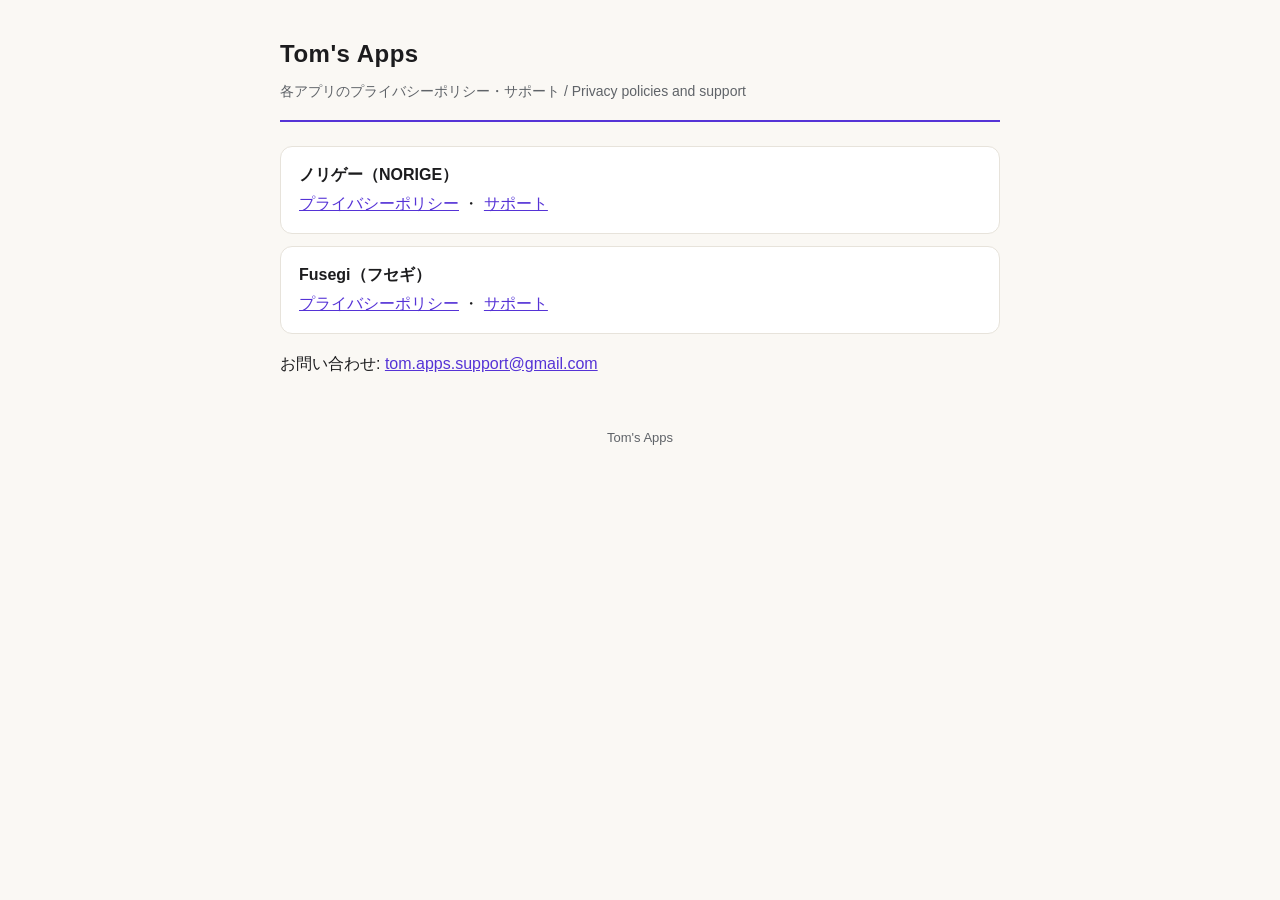
<file: index.html>
<!doctype html>
<html lang="ja">
<head>
<meta charset="UTF-8">
<meta name="viewport" content="width=device-width, initial-scale=1.0">
<title>Tom's Apps 規約・サポート</title>
<link rel="stylesheet" href="assets/style.css">
</head>
<body>
<div class="wrap">
  <header>
    <h1>Tom's Apps</h1>
    <div class="sub">各アプリのプライバシーポリシー・サポート / Privacy policies and support</div>
  </header>
  <ul class="apps">
    <li><b>ノリゲー（NORIGE）</b><a href="norige/privacy.html">プライバシーポリシー</a> ・ <a href="norige/support.html">サポート</a></li>
    <li><b>Fusegi（フセギ）</b><a href="https://tomoya7001.github.io/fusegi-legal/">プライバシーポリシー</a> ・ <a href="https://tomoya7001.github.io/fusegi-legal/support.html">サポート</a></li>
  </ul>
  <p>お問い合わせ: <a href="mailto:tom.apps.support@gmail.com">tom.apps.support@gmail.com</a></p>
  <footer>Tom's Apps</footer>
</div>
</body>
</html>
</file>
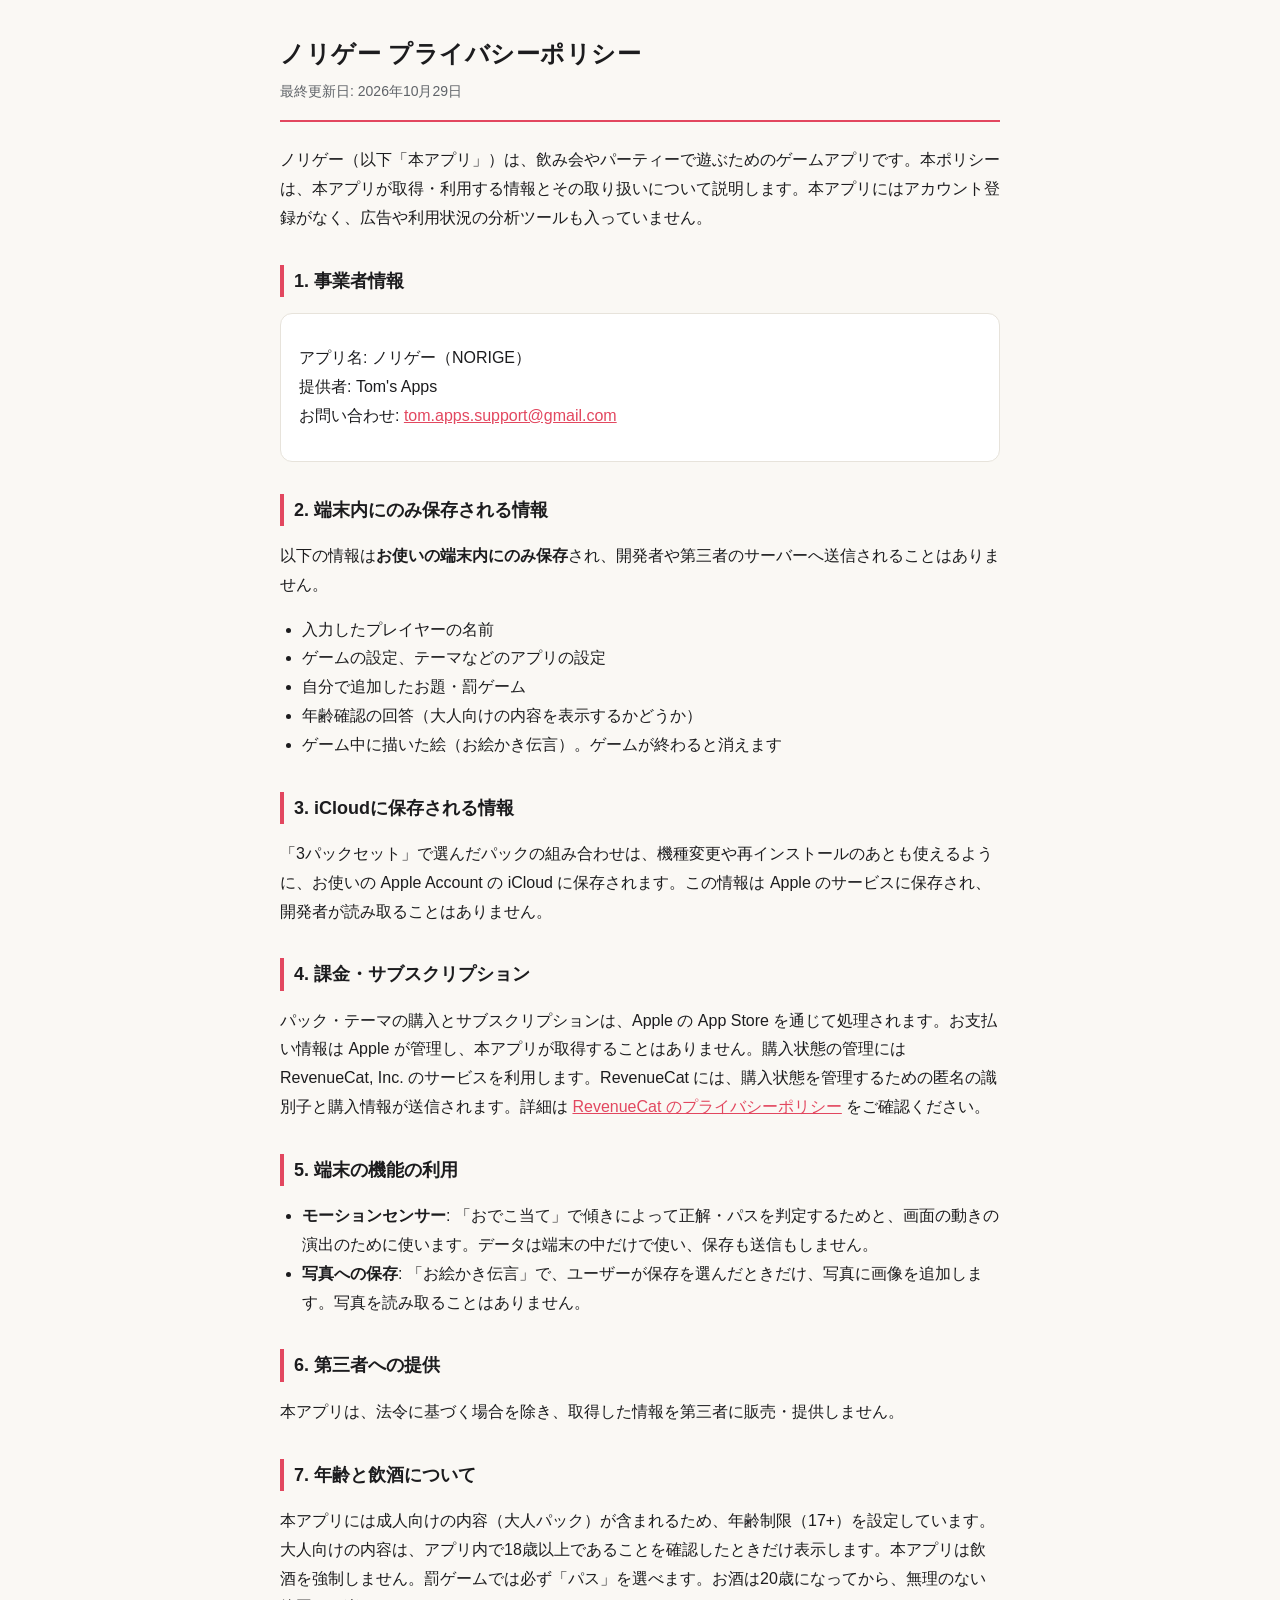
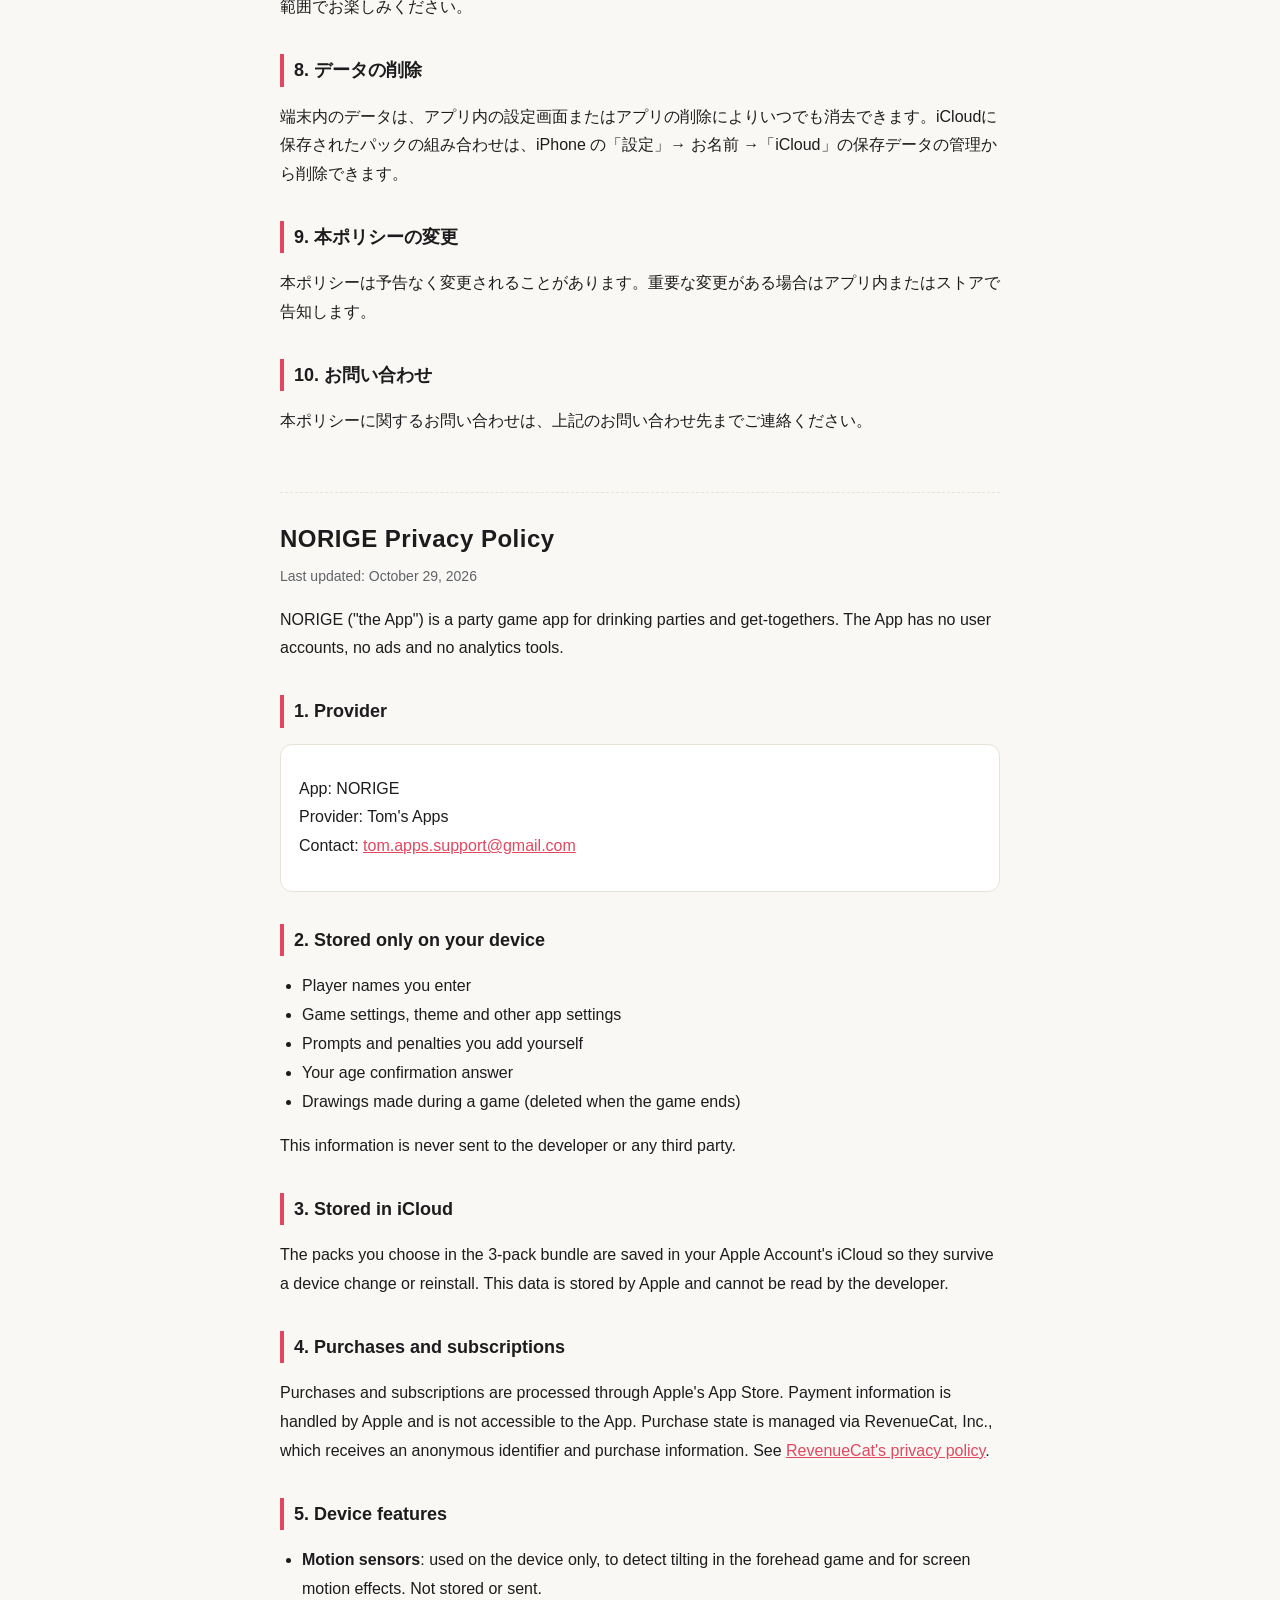
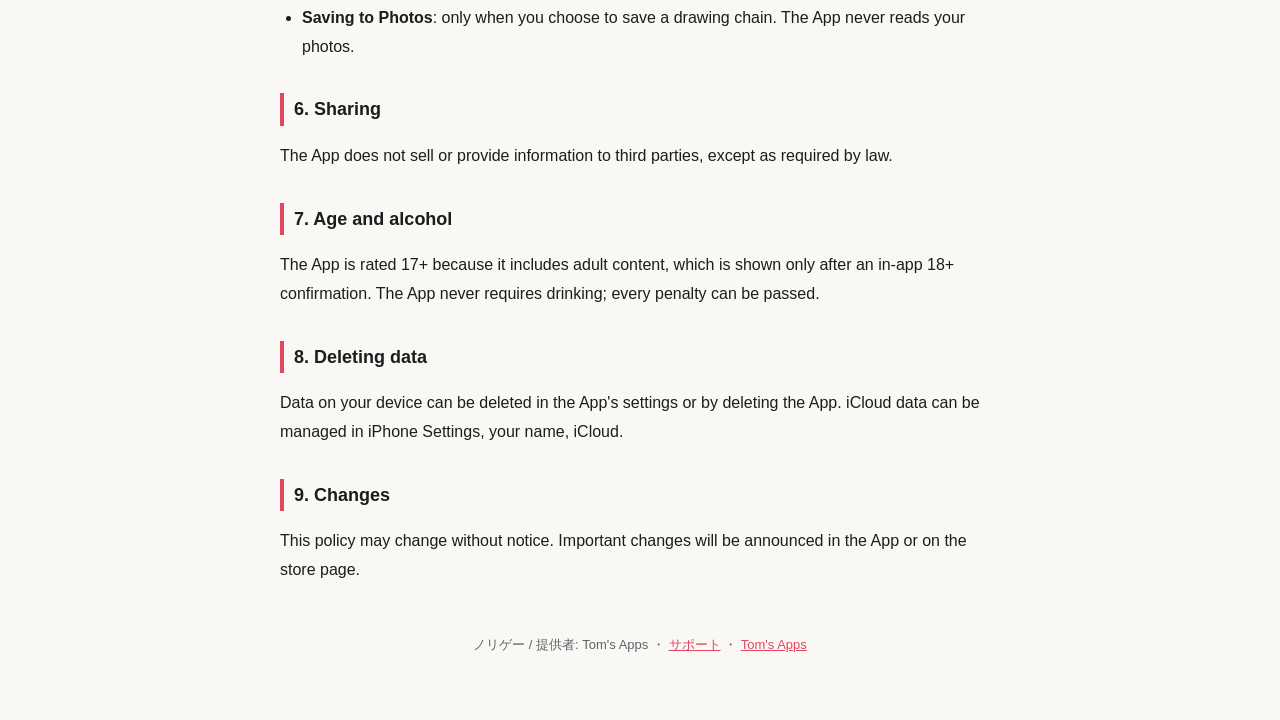
<file: norige/privacy.html>
<!doctype html>
<html lang="ja">
<head>
<meta charset="UTF-8">
<meta name="viewport" content="width=device-width, initial-scale=1.0">
<title>ノリゲー プライバシーポリシー / Privacy Policy</title>
<link rel="stylesheet" href="../assets/style.css">
</head>
<body style="--brand:#E2475F">
<div class="wrap">
  <header>
    <h1>ノリゲー プライバシーポリシー</h1>
    <div class="sub">最終更新日: 2026年10月29日</div>
  </header>

  <p>ノリゲー（以下「本アプリ」）は、飲み会やパーティーで遊ぶためのゲームアプリです。本ポリシーは、本アプリが取得・利用する情報とその取り扱いについて説明します。本アプリにはアカウント登録がなく、広告や利用状況の分析ツールも入っていません。</p>

  <h2>1. 事業者情報</h2>
  <div class="card">
    <p>アプリ名: ノリゲー（NORIGE）<br>
    提供者: Tom's Apps<br>
    お問い合わせ: <a href="mailto:tom.apps.support@gmail.com">tom.apps.support@gmail.com</a></p>
  </div>

  <h2>2. 端末内にのみ保存される情報</h2>
  <p>以下の情報は<strong>お使いの端末内にのみ保存</strong>され、開発者や第三者のサーバーへ送信されることはありません。</p>
  <ul>
    <li>入力したプレイヤーの名前</li>
    <li>ゲームの設定、テーマなどのアプリの設定</li>
    <li>自分で追加したお題・罰ゲーム</li>
    <li>年齢確認の回答（大人向けの内容を表示するかどうか）</li>
    <li>ゲーム中に描いた絵（お絵かき伝言）。ゲームが終わると消えます</li>
  </ul>

  <h2>3. iCloudに保存される情報</h2>
  <p>「3パックセット」で選んだパックの組み合わせは、機種変更や再インストールのあとも使えるように、お使いの Apple Account の iCloud に保存されます。この情報は Apple のサービスに保存され、開発者が読み取ることはありません。</p>

  <h2>4. 課金・サブスクリプション</h2>
  <p>パック・テーマの購入とサブスクリプションは、Apple の App Store を通じて処理されます。お支払い情報は Apple が管理し、本アプリが取得することはありません。購入状態の管理には RevenueCat, Inc. のサービスを利用します。RevenueCat には、購入状態を管理するための匿名の識別子と購入情報が送信されます。詳細は <a href="https://www.revenuecat.com/privacy">RevenueCat のプライバシーポリシー</a> をご確認ください。</p>

  <h2>5. 端末の機能の利用</h2>
  <ul>
    <li><strong>モーションセンサー</strong>: 「おでこ当て」で傾きによって正解・パスを判定するためと、画面の動きの演出のために使います。データは端末の中だけで使い、保存も送信もしません。</li>
    <li><strong>写真への保存</strong>: 「お絵かき伝言」で、ユーザーが保存を選んだときだけ、写真に画像を追加します。写真を読み取ることはありません。</li>
  </ul>

  <h2>6. 第三者への提供</h2>
  <p>本アプリは、法令に基づく場合を除き、取得した情報を第三者に販売・提供しません。</p>

  <h2>7. 年齢と飲酒について</h2>
  <p>本アプリには成人向けの内容（大人パック）が含まれるため、年齢制限（17+）を設定しています。大人向けの内容は、アプリ内で18歳以上であることを確認したときだけ表示します。本アプリは飲酒を強制しません。罰ゲームでは必ず「パス」を選べます。お酒は20歳になってから、無理のない範囲でお楽しみください。</p>

  <h2>8. データの削除</h2>
  <p>端末内のデータは、アプリ内の設定画面またはアプリの削除によりいつでも消去できます。iCloudに保存されたパックの組み合わせは、iPhone の「設定」→ お名前 →「iCloud」の保存データの管理から削除できます。</p>

  <h2>9. 本ポリシーの変更</h2>
  <p>本ポリシーは予告なく変更されることがあります。重要な変更がある場合はアプリ内またはストアで告知します。</p>

  <h2>10. お問い合わせ</h2>
  <p>本ポリシーに関するお問い合わせは、上記のお問い合わせ先までご連絡ください。</p>

  <div class="en">
    <h1>NORIGE Privacy Policy</h1>
    <div class="sub">Last updated: October 29, 2026</div>
    <p>NORIGE ("the App") is a party game app for drinking parties and get-togethers. The App has no user accounts, no ads and no analytics tools.</p>
    <h2>1. Provider</h2>
    <div class="card"><p>App: NORIGE<br>Provider: Tom's Apps<br>Contact: <a href="mailto:tom.apps.support@gmail.com">tom.apps.support@gmail.com</a></p></div>
    <h2>2. Stored only on your device</h2>
    <ul>
      <li>Player names you enter</li>
      <li>Game settings, theme and other app settings</li>
      <li>Prompts and penalties you add yourself</li>
      <li>Your age confirmation answer</li>
      <li>Drawings made during a game (deleted when the game ends)</li>
    </ul>
    <p>This information is never sent to the developer or any third party.</p>
    <h2>3. Stored in iCloud</h2>
    <p>The packs you choose in the 3-pack bundle are saved in your Apple Account's iCloud so they survive a device change or reinstall. This data is stored by Apple and cannot be read by the developer.</p>
    <h2>4. Purchases and subscriptions</h2>
    <p>Purchases and subscriptions are processed through Apple's App Store. Payment information is handled by Apple and is not accessible to the App. Purchase state is managed via RevenueCat, Inc., which receives an anonymous identifier and purchase information. See <a href="https://www.revenuecat.com/privacy">RevenueCat's privacy policy</a>.</p>
    <h2>5. Device features</h2>
    <ul>
      <li><strong>Motion sensors</strong>: used on the device only, to detect tilting in the forehead game and for screen motion effects. Not stored or sent.</li>
      <li><strong>Saving to Photos</strong>: only when you choose to save a drawing chain. The App never reads your photos.</li>
    </ul>
    <h2>6. Sharing</h2>
    <p>The App does not sell or provide information to third parties, except as required by law.</p>
    <h2>7. Age and alcohol</h2>
    <p>The App is rated 17+ because it includes adult content, which is shown only after an in-app 18+ confirmation. The App never requires drinking; every penalty can be passed.</p>
    <h2>8. Deleting data</h2>
    <p>Data on your device can be deleted in the App's settings or by deleting the App. iCloud data can be managed in iPhone Settings, your name, iCloud.</p>
    <h2>9. Changes</h2>
    <p>This policy may change without notice. Important changes will be announced in the App or on the store page.</p>
  </div>
  <footer>ノリゲー / 提供者: Tom's Apps ・ <a href="support.html">サポート</a> ・ <a href="../index.html">Tom's Apps</a></footer>
</div>
</body>
</html>
</file>
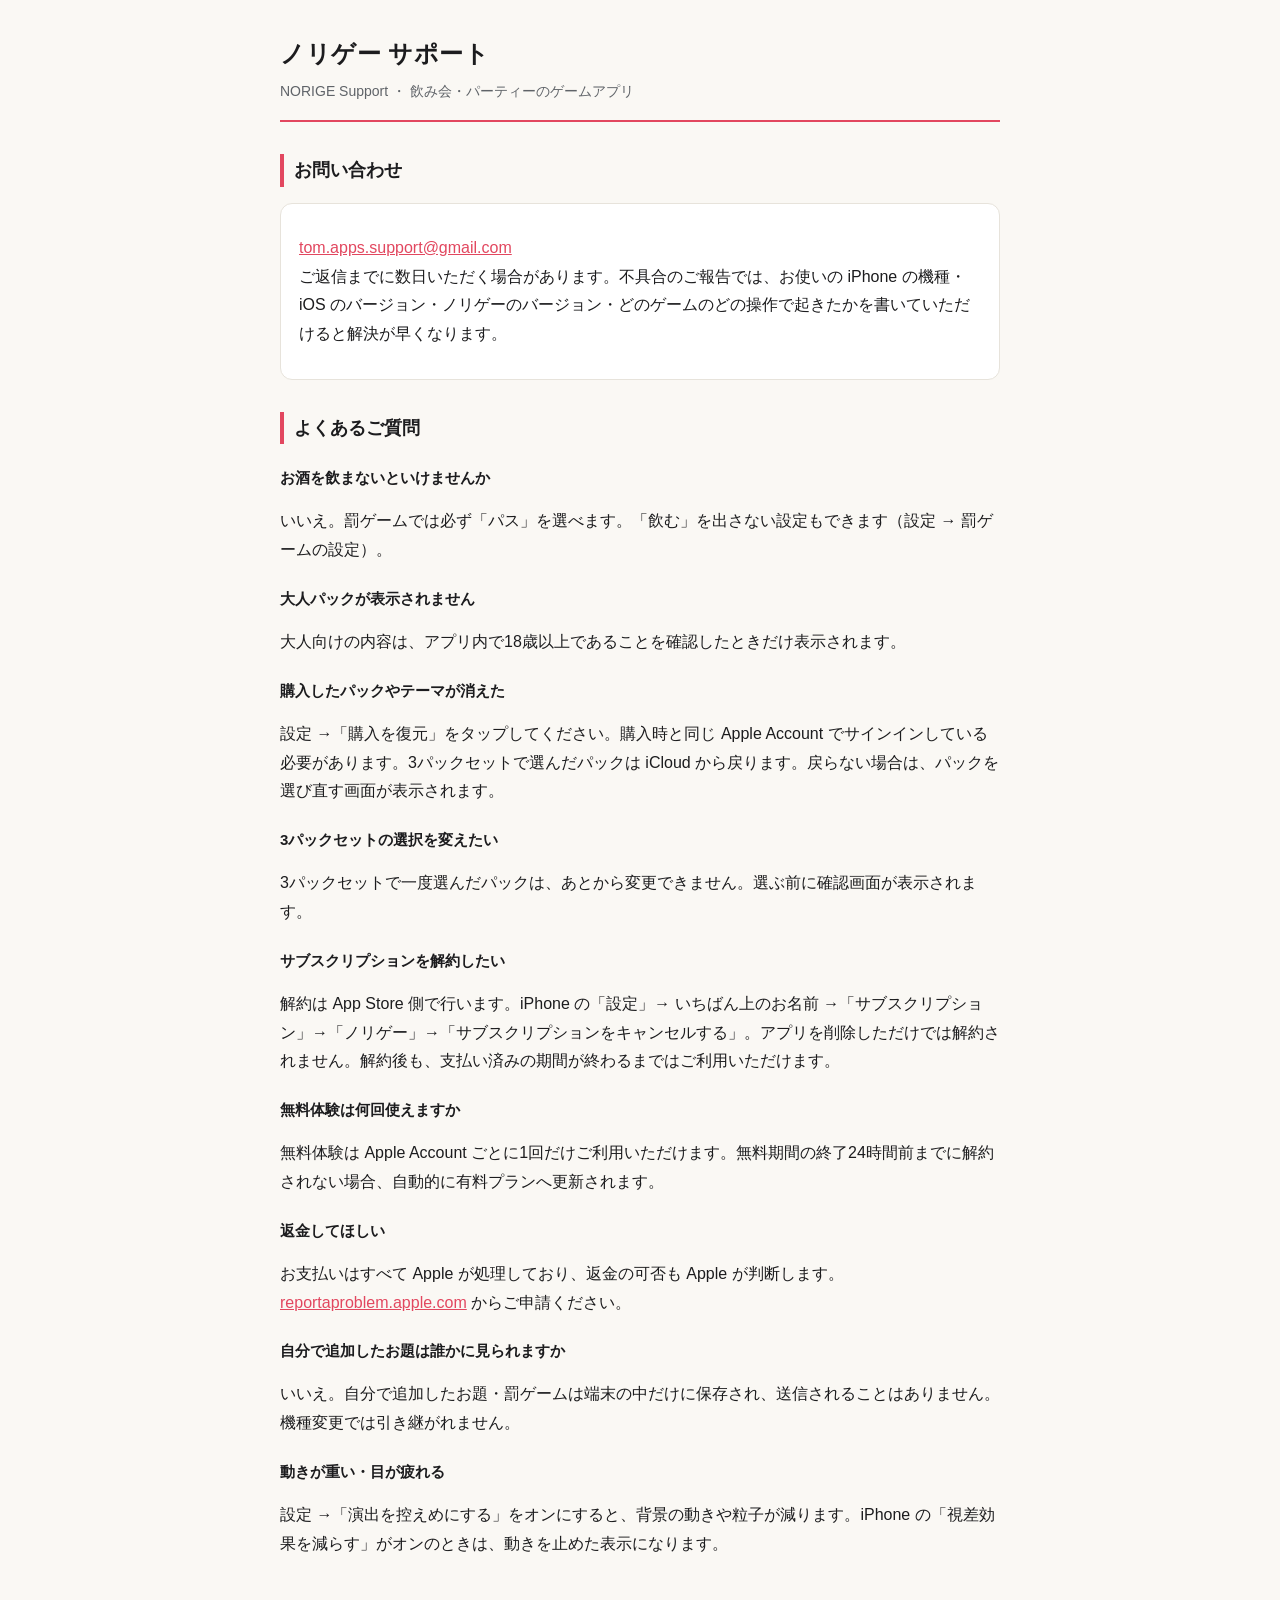
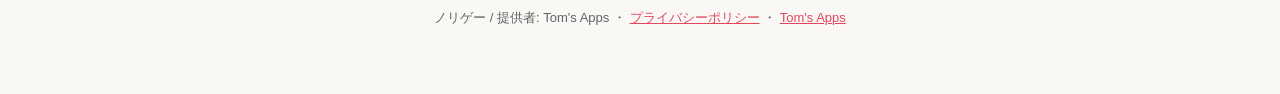
<file: norige/support.html>
<!doctype html>
<html lang="ja">
<head>
<meta charset="UTF-8">
<meta name="viewport" content="width=device-width, initial-scale=1.0">
<title>ノリゲー サポート / Support</title>
<link rel="stylesheet" href="../assets/style.css">
</head>
<body style="--brand:#E2475F">
<div class="wrap">
  <header>
    <h1>ノリゲー サポート</h1>
    <div class="sub">NORIGE Support ・ 飲み会・パーティーのゲームアプリ</div>
  </header>

  <h2>お問い合わせ</h2>
  <div class="card">
    <p><a href="mailto:tom.apps.support@gmail.com">tom.apps.support@gmail.com</a><br>
    ご返信までに数日いただく場合があります。不具合のご報告では、お使いの iPhone の機種・iOS のバージョン・ノリゲーのバージョン・どのゲームのどの操作で起きたかを書いていただけると解決が早くなります。</p>
  </div>

  <h2>よくあるご質問</h2>
  <h3>お酒を飲まないといけませんか</h3>
  <p>いいえ。罰ゲームでは必ず「パス」を選べます。「飲む」を出さない設定もできます（設定 → 罰ゲームの設定）。</p>

  <h3>大人パックが表示されません</h3>
  <p>大人向けの内容は、アプリ内で18歳以上であることを確認したときだけ表示されます。</p>

  <h3>購入したパックやテーマが消えた</h3>
  <p>設定 →「購入を復元」をタップしてください。購入時と同じ Apple Account でサインインしている必要があります。3パックセットで選んだパックは iCloud から戻ります。戻らない場合は、パックを選び直す画面が表示されます。</p>

  <h3>3パックセットの選択を変えたい</h3>
  <p>3パックセットで一度選んだパックは、あとから変更できません。選ぶ前に確認画面が表示されます。</p>

  <h3>サブスクリプションを解約したい</h3>
  <p>解約は App Store 側で行います。iPhone の「設定」→ いちばん上のお名前 →「サブスクリプション」→「ノリゲー」→「サブスクリプションをキャンセルする」。アプリを削除しただけでは解約されません。解約後も、支払い済みの期間が終わるまではご利用いただけます。</p>

  <h3>無料体験は何回使えますか</h3>
  <p>無料体験は Apple Account ごとに1回だけご利用いただけます。無料期間の終了24時間前までに解約されない場合、自動的に有料プランへ更新されます。</p>

  <h3>返金してほしい</h3>
  <p>お支払いはすべて Apple が処理しており、返金の可否も Apple が判断します。<a href="https://reportaproblem.apple.com">reportaproblem.apple.com</a> からご申請ください。</p>

  <h3>自分で追加したお題は誰かに見られますか</h3>
  <p>いいえ。自分で追加したお題・罰ゲームは端末の中だけに保存され、送信されることはありません。機種変更では引き継がれません。</p>

  <h3>動きが重い・目が疲れる</h3>
  <p>設定 →「演出を控えめにする」をオンにすると、背景の動きや粒子が減ります。iPhone の「視差効果を減らす」がオンのときは、動きを止めた表示になります。</p>

  <footer>ノリゲー / 提供者: Tom's Apps ・ <a href="privacy.html">プライバシーポリシー</a> ・ <a href="../index.html">Tom's Apps</a></footer>
</div>
</body>
</html>
</file>
<file: assets/style.css>
/* Shared style for every app's legal pages. Each page sets --brand on <body>. */
:root{--ink:#1c1c1e;--muted:#5f6368;--bg:#FAF8F4;--card:#ffffff;--border:#e7e3db;--brand:#5533D6}
*{box-sizing:border-box}
body{margin:0;background:var(--bg);color:var(--ink);font-family:-apple-system,BlinkMacSystemFont,"Hiragino Sans","Noto Sans JP",sans-serif;line-height:1.8;font-size:16px}
.wrap{max-width:760px;margin:0 auto;padding:32px 20px 64px}
header{border-bottom:2px solid var(--brand);padding-bottom:16px;margin-bottom:24px}
h1{font-size:24px;margin:0 0 4px;letter-spacing:.5px}
.sub{color:var(--muted);font-size:14px}
h2{font-size:18px;margin:32px 0 8px;padding-left:10px;border-left:4px solid var(--brand)}
h3{font-size:15px;margin:20px 0 6px}
ul{padding-left:22px}
a{color:var(--brand)}
.card{background:var(--card);border:1px solid var(--border);border-radius:12px;padding:14px 18px;margin:16px 0}
.en{margin-top:56px;padding-top:24px;border-top:1px dashed var(--border)}
footer{margin-top:48px;color:var(--muted);font-size:13px;text-align:center}
.apps{list-style:none;padding:0;display:flex;flex-direction:column;gap:12px}
.apps li{background:var(--card);border:1px solid var(--border);border-radius:12px;padding:14px 18px}
.apps b{display:block}
</file>
